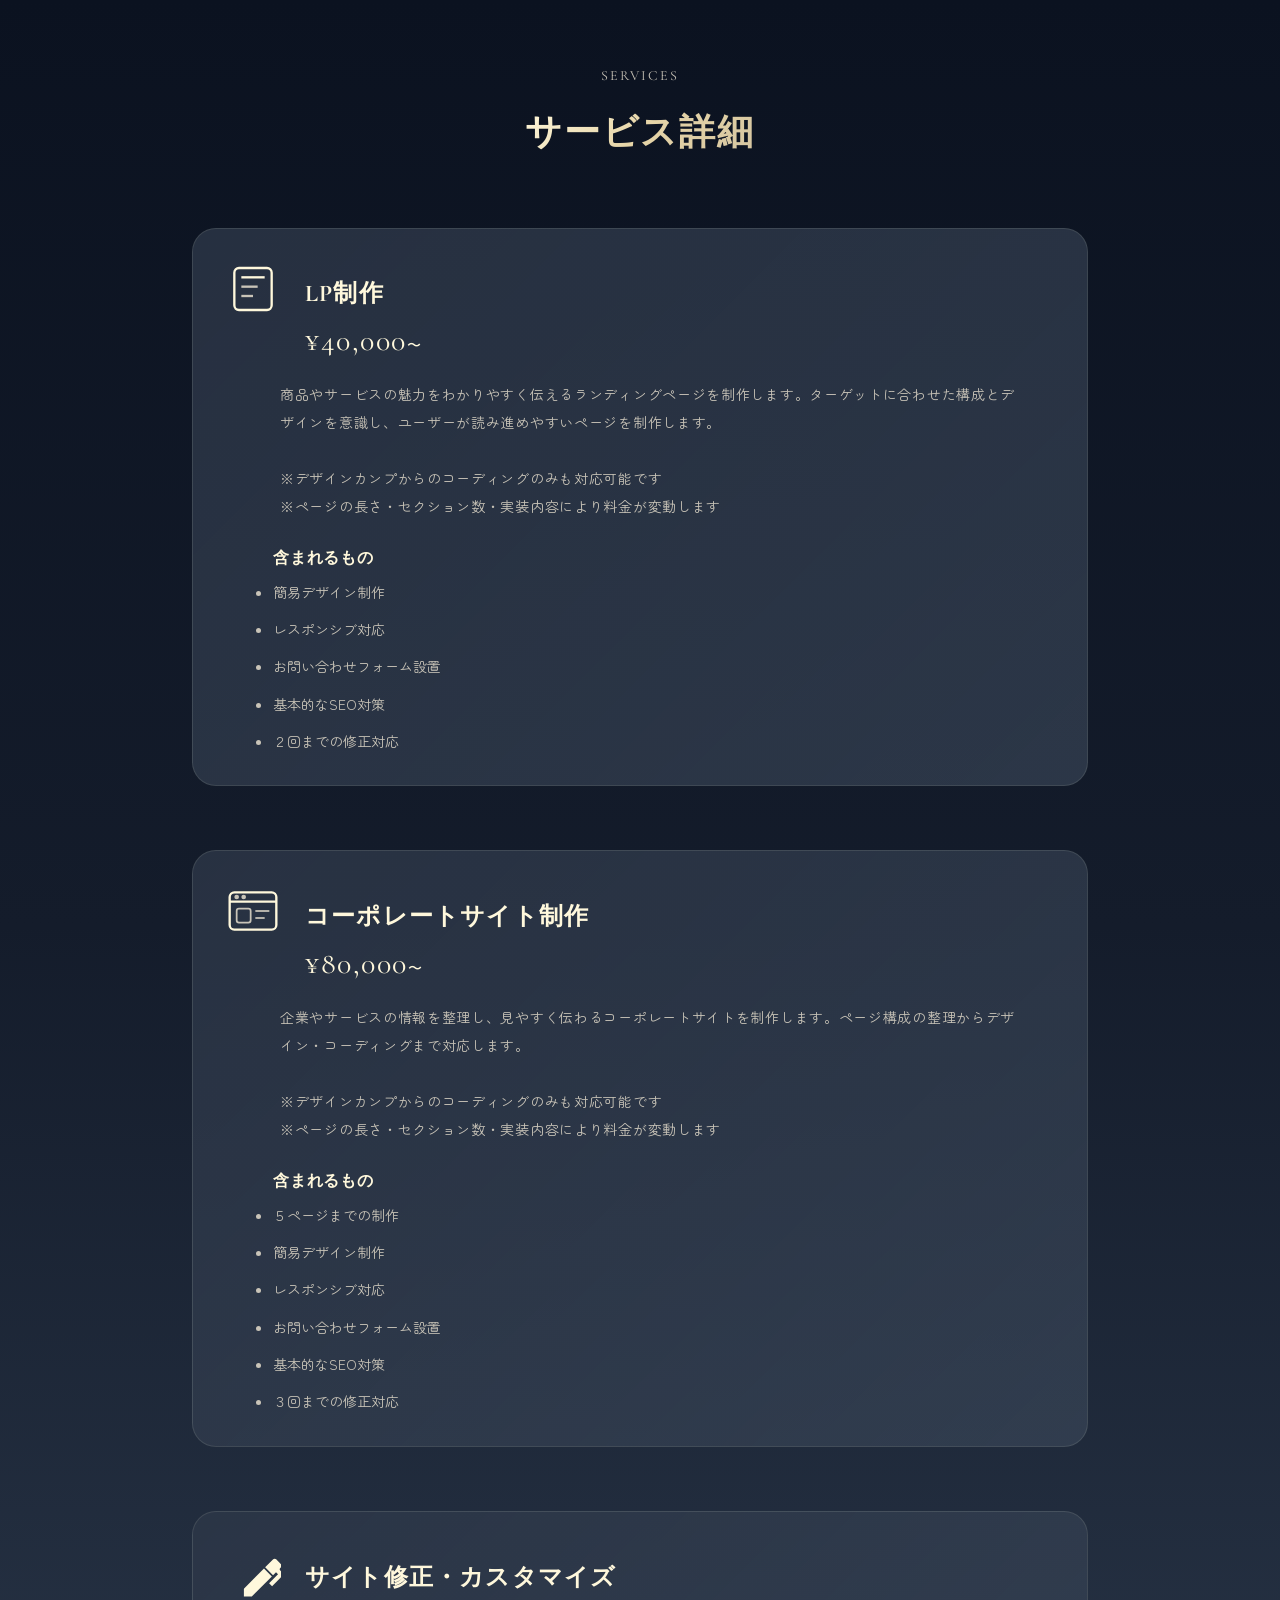
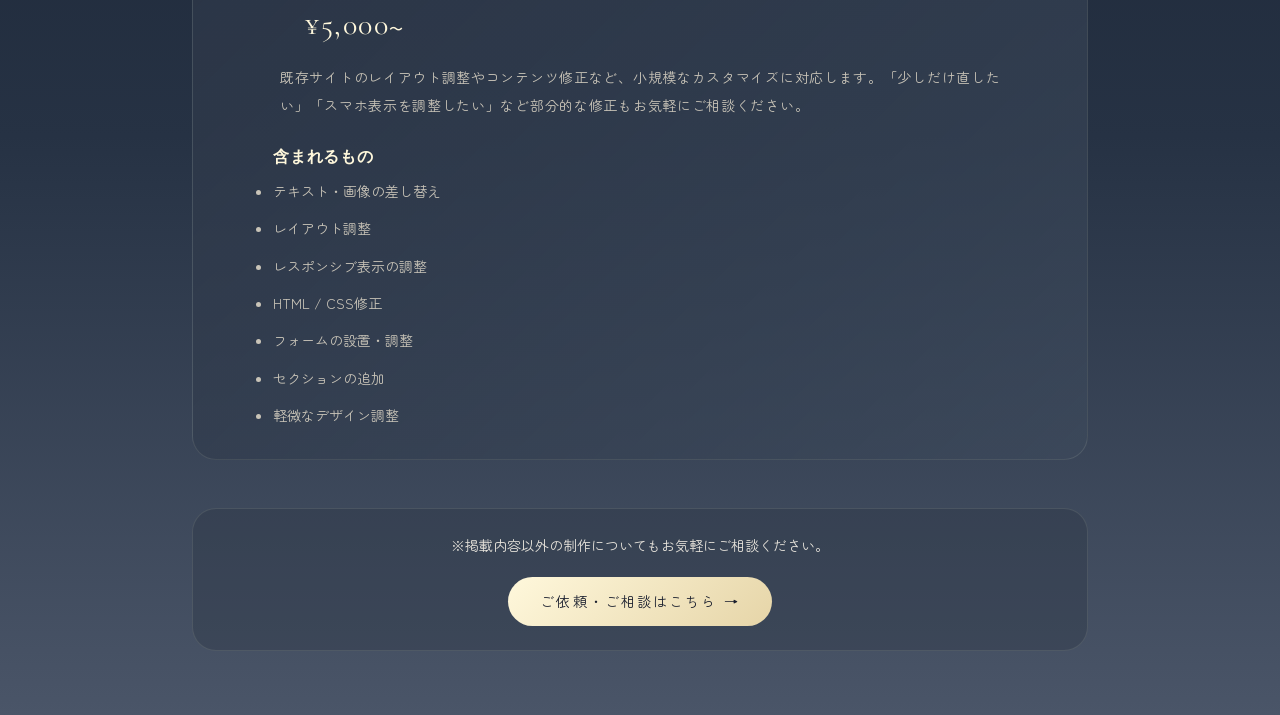
<file: service.html>
<!DOCTYPE html>
<html lang="ja">
<head>
  <!-- 共通CSS -->
  <meta charset="UTF-8">
  <meta name="viewport" content="width=device-width, initial-scale=1.0">
  <link rel="icon" href="img/icon.jpeg">
  <title>サービス詳細 | Moonlight Web Studio</title>
  <link rel="preconnect" href="https://fonts.googleapis.com">
  <link rel="preconnect" href="https://fonts.gstatic.com" crossorigin>
  <link
    href="https://fonts.googleapis.com/css2?family=Zen+Maru+Gothic:wght@300;400;500;700&amp;family=Cormorant+Garamond:wght@300;400;500&amp;display=swap"
    rel="stylesheet">
  <link rel="stylesheet" href="css/style.css">
  <link rel="stylesheet" href="css/service.css">
</head>

<body>
  <main class="service-page">
    <section class="service-content">
      <div class="service-content__inner">
        
        <!-- ページタイトル -->
        <div class="section-title">
          <p class="section-title__en font-display">SERVICES</p>
          <h1 class="section-title__ja gradient-text">サービス詳細</h1>
        </div>

        <!-- サービス一覧 -->
        <div class="service-list">

          <!-- サービス：LP制作 -->
          <article class="service-card">
            <div class="service-card__head">
              <svg width="56" height="56" viewBox="0 0 48 48" fill="none">
                <rect x="8" y="6" width="32" height="36" rx="4" stroke="#fff8dc" stroke-width="2" />
                <line x1="14" y1="14" x2="34" y2="14" stroke="#fff8dc" stroke-width="2" />
                <line x1="14" y1="22" x2="28" y2="22" stroke="#c9c4b8" stroke-width="2" />
                <line x1="14" y1="30" x2="24" y2="30" stroke="#c9c4b8" stroke-width="2" />
              </svg>

              <div class="service-card__title">
                <h2 class="font-display">LP制作</h2>
                <p class="service-card__price font-display">¥40,000<span>〜</span></p>
              </div>
            </div>

            <p class="service-card__description">
              商品やサービスの魅力をわかりやすく伝えるランディングページを制作します。ターゲットに合わせた構成とデザインを意識し、ユーザーが読み進めやすいページを制作します。<br><br>
              ※デザインカンプからのコーディングのみも対応可能です<br>
              ※ページの長さ・セクション数・実装内容により料金が変動します
            </p>

            <div class="service-card__features">
              <h3 class="font-display">含まれるもの</h3>
              <ul>
                <li>簡易デザイン制作</li>
                <li>レスポンシブ対応</li>
                <li>お問い合わせフォーム設置</li>
                <li>基本的なSEO対策</li>
                <li>２回までの修正対応</li>
              </ul>
            </div>
          </article>

          <!-- サービス：コーポレート -->
          <article class="service-card">
            <div class="service-card__head">
              <svg class="service-card__icon" width="56" height="56" viewBox="0 0 48 48" fill="none">
                <rect x="4" y="8" width="40" height="32" rx="4" stroke="#fff8dc" stroke-width="2" />
                <line x1="4" y1="16" x2="44" y2="16" stroke="#fff8dc" stroke-width="2" />
                <circle cx="10" cy="12" r="2" fill="#c9c4b8" />
                <circle cx="16" cy="12" r="2" fill="#c9c4b8" />
                <rect x="10" y="22" width="12" height="12" rx="2" stroke="#c9c4b8" stroke-width="1.5" />
                <line x1="26" y1="24" x2="38" y2="24" stroke="#c9c4b8" stroke-width="1.5" />
                <line x1="26" y1="30" x2="34" y2="30" stroke="#c9c4b8" stroke-width="1.5" />
              </svg>

              <div class="service-card__title">
                <h2 class="font-display">コーポレートサイト制作</h2>
                <p class="service-card__price font-display">¥80,000<span>〜</span></p>
              </div>
            </div>

            <p class="service-card__description">
              企業やサービスの情報を整理し、見やすく伝わるコーポレートサイトを制作します。ページ構成の整理からデザイン・コーディングまで対応します。<br><br>
              ※デザインカンプからのコーディングのみも対応可能です<br>
              ※ページの長さ・セクション数・実装内容により料金が変動します
            </p>

            <div class="service-card__features">
              <h3 class="font-display">含まれるもの</h3>
              <ul>
                <li>５ページまでの制作</li>
                <li>簡易デザイン制作</li>
                <li>レスポンシブ対応</li>
                <li>お問い合わせフォーム設置</li>
                <li>基本的なSEO対策</li>
                <li>３回までの修正対応</li>
              </ul>
            </div>
          </article>

          <!-- サービス：修正 -->
          <article class="service-card">
            <div class="service-card__head">
              <svg class="service-card__icon" width="56" height="56" viewBox="0 0 48 48" fill="none"
                xmlns="http://www.w3.org/2000/svg">
                <g transform="scale(1.8) translate(6 4)">
                  <path fill="#fff8dc"
                    d="M20.71 7.04c-.34.34-.67.67-.68 1c-.03.32.31.65.63.96c.48.5.95.95.93 1.44s-.53 1-1.04 1.5l-4.13 4.14L15 14.66l4.25-4.24l-.96-.96l-1.42 1.41l-3.75-3.75l3.84-3.83c.39-.39 1.04-.39 1.41 0l2.34 2.34c.39.37.39 1.02 0 1.41M3 17.25l9.56-9.57l3.75 3.75L6.75 21H3z" />
                </g>
              </svg>
          
              <div class="service-card__title">
                <h2 class="font-display">サイト修正・カスタマイズ</h2>
                <p class="service-card__price font-display">¥5,000<span>〜</span></p>
              </div>
            </div>
          
            <p class="service-card__description">
              既存サイトのレイアウト調整やコンテンツ修正など、小規模なカスタマイズに対応します。「少しだけ直したい」「スマホ表示を調整したい」など部分的な修正もお気軽にご相談ください。
            </p>
          
            <div class="service-card__features">
              <h3 class="font-display">含まれるもの</h3>
              <ul>
                <li>テキスト・画像の差し替え</li>
                <li>レイアウト調整</li>
                <li>レスポンシブ表示の調整</li>
                <li>HTML / CSS修正</li>
                <li>フォームの設置・調整</li>
                <li>セクションの追加</li>
                <li>軽微なデザイン調整</li>
              </ul>
            </div>
          </article>

        </div>

        <!-- CTA -->
        <div class="works-note">
          <p>
            ※掲載内容以外の制作についてもお気軽にご相談ください。
          </p>
          <a href="contact.html" class="btn-primary">ご依頼・ご相談はこちら →</a>
        </div>

      </div>
    </section>

  </main>
</body>

</html>
</file>
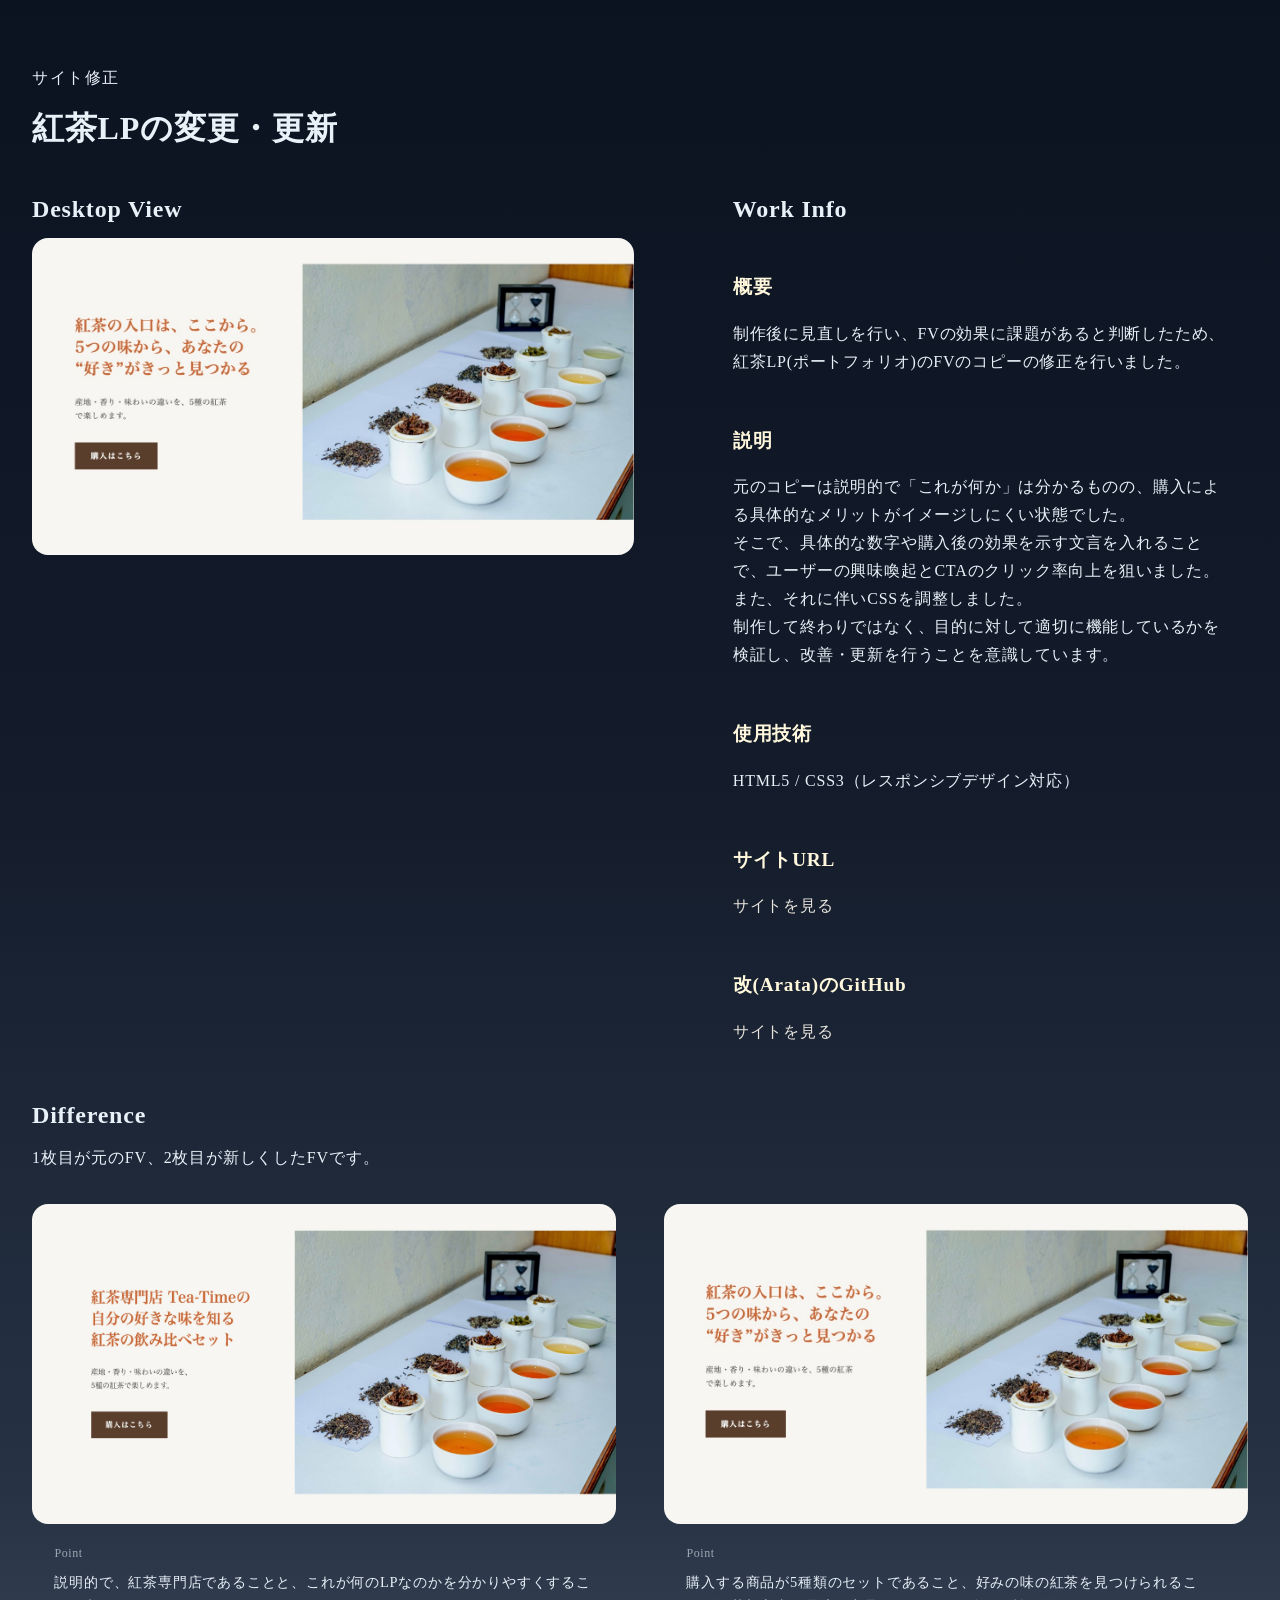
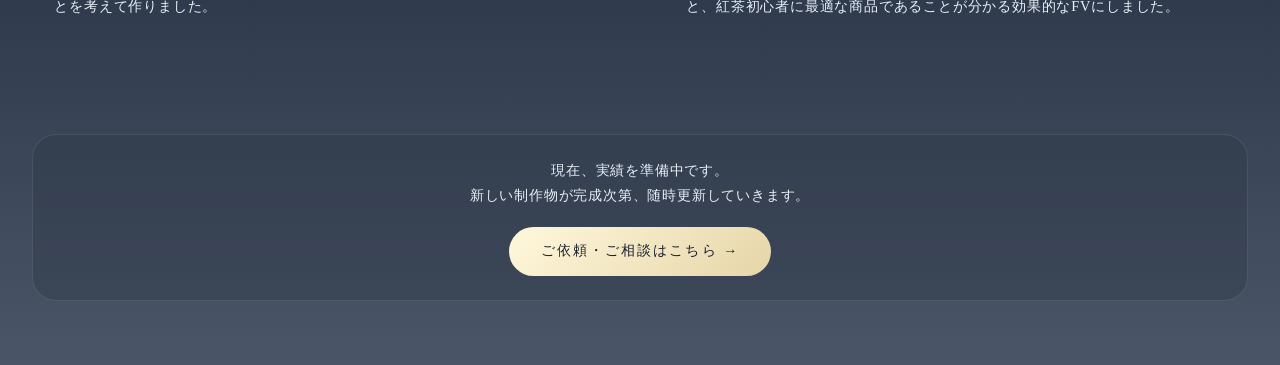
<file: tea-lp-modify.html>
<!DOCTYPE html>
<html lang="ja">
<head>
  <meta charset="UTF-8">
  <meta name="viewport" content="width=device-width, initial-scale=1.0">
  <link rel="icon" href="img/icon.jpeg">
  <title>紅茶LPの変更・更新 詳細 | Moonlight Web Studio</title>
  <link rel="preconnect" href="https://fonts.googleapis.com">
  <link rel="preconnect" href="https://fonts.gstatic.com" crossorigin>
  <link
    href="https://fonts.googleapis.com/css2?family=Zen+Maru+Gothic:wght@300;400;500;700&amp;family=Cormorant+Garamond:wght@300;400;500&amp;display=swap"
    rel="stylesheet">
  <link rel="stylesheet" href="css/style.css">
  <link rel="stylesheet" href="css/work.css">
</head>

<body>
  <header>
    <p class="work-category">サイト修正</p>
    <h1 class="work-title">紅茶LPの変更・更新</h1>
  </header>

  <main>
    <article>
      <div class="top">
        <div class="desktop-view">
          <h2>Desktop View</h2>
          <figure class="top-img">
            <img src="img/tea-lp(n1).jpeg" alt="紅茶LPのスクリーンショット">
          </figure>
        </div>

        <div class="top-text">
          <h2>Work Info</h2>

          <dl class="work-meta">
            <div>
              <dt>概要</dt>
              <dd>制作後に見直しを行い、FVの効果に課題があると判断したため、紅茶LP(ポートフォリオ)のFVのコピーの修正を行いました。</dd>
            </div>

            <div>
              <dt>説明</dt>
              <dd>
                元のコピーは説明的で「これが何か」は分かるものの、購入による具体的なメリットがイメージしにくい状態でした。<br>
                そこで、具体的な数字や購入後の効果を示す文言を入れることで、ユーザーの興味喚起とCTAのクリック率向上を狙いました。<br>
                また、それに伴いCSSを調整しました。<br>
                制作して終わりではなく、目的に対して適切に機能しているかを検証し、改善・更新を行うことを意識しています。</dd>
            </div>

            <div>
              <dt>使用技術</dt>
              <dd>HTML5 / CSS3（レスポンシブデザイン対応） </dd>
            </div>


            <div>
              <dt>サイトURL</dt>
              <dd>
                <a href="https://arata-moonlux.github.io/tea-lp/" target="_blank">サイトを見る</a>
              </dd>
            </div>

            <div>
              <dt>改(Arata)のGitHub</dt>
              <dd>
                <a href="https://github.com/arata-moonlux" target="_blank">サイトを見る</a>
              </dd>
            </div>
          </dl>
        </div>
      </div>

      <div class="key-section">
        <h2>Difference</h2>
        <p class="description">1枚目が元のFV、2枚目が新しくしたFVです。</p>
        <div class="difference">
          <figure>
            <img src="img/tea-lp(1).jpeg" alt="紅茶飲み比べLPのFV">
            <figcaption>
              説明的で、紅茶専門店であることと、これが何のLPなのかを分かりやすくすることを考えて作りました。
            </figcaption>
          </figure>
      
          <figure>
            <img src="img/tea-lp(n1).jpeg" alt="紅茶飲み比べLPの新しいFV">
            <figcaption>
              購入する商品が5種類のセットであること、好みの味の紅茶を見つけられること、紅茶初心者に最適な商品であることが分かる効果的なFVにしました。
            </figcaption>
          </figure>
        </div>
      </div>


    <div class="works-note">
      <p>
        現在、実績を準備中です。<br>
        新しい制作物が完成次第、随時更新していきます。
      </p>
      <a href="contact.html" class="btn-primary">ご依頼・ご相談はこちら →</a>
    </div>
  </main>
</body>
</file>
<file: css/style.css>
@charset "UTF-8";

*,
*::before,
*::after {
  padding: 0;
  margin: 0;
  box-sizing: border-box;
}

body {
  font-family: "Zen Maru Gothic", sans-serif;
  line-height: 1.75;
  min-height: 100vh;
  color: #e8e4dc;
  background: linear-gradient(
    180deg,
    #0b1220 0%,
    #141c2b 40%,
    #263244 75%,
    #4a5568 100%
  );
}
.top-main {
  padding-top: 60px;
}

img {
  max-width: 100%;
  vertical-align: bottom;
}
a { 
  text-decoration: none;
  color:  #e8e4dc;
}

.wrapper-wide {
  max-width: 75rem;
  margin: 0 auto;
  padding: 0 20px;
  text-align: center;
}
.wrapper {
  max-width: 64rem;
  margin: 0 auto;
  padding: 0 20px;
  text-align: center;
}
.wrapper-narrow {
  max-width: 56rem;
  margin: 0 auto;
  padding: 0 20px;
}

/* ==========================
  Font
=========================== */
.font-display { 
  font-family: "Cormorant Garamond", serif;
  letter-spacing: 0.05em;
}
.gradient-text { 
  font-family: "Cormorant Garamond", serif;
  background: linear-gradient(
    135deg,
    #fff8dc 0%,
    #e6d5a8 50%,
    #d4c4a0 100%
  );
  -webkit-background-clip: text;
  -webkit-text-fill-color: transparent;
  background-clip: text;
  display: inline-block;
}


.section {
  padding: 5.5rem 0;
  background: linear-gradient(
    180deg,
    #0f1624 0%,
    #1a2233 30%,
    #2a3447 70%,
    #4a5568 100%
  );
  color: #e8e4dc;
}
@media (min-width: 768px) {
  .section {
    padding: 10rem 0;
  }
}

/* ========================
  btn
========================= */
.btn-primary {
  display: inline-block;
  padding: 0.75rem 2rem;
  border-radius: 999px;
  font-size: 0.875rem;
  letter-spacing: 0.15em;
  text-align: center;
  text-decoration: none;
  color: #1a1f2e;
  background: linear-gradient(135deg, #fff8dc 0%, #e6d5a8 100%);
  transition: opacity 0.3s ease;
}

.btn-primary:hover {
  animation: bounce 3s infinite;
}

.btn-secondary {
  display: inline-block;
  padding: 0.75rem 2rem;
  border-radius: 999px;
  font-size: 0.875rem;
  letter-spacing: 0.15em;
  text-align: center;
  text-decoration: none;
  color: #1a1f2e;
  background: linear-gradient(135deg, #fff8dc 0%,#bfbda3 100%);
  transition: opacity 0.3s ease;
}
.btn-secondary:hover {
  animation: glow 4s ease-in-out infinite;
}

.btn-tertiary {
  display: inline-block;
  padding: 0.75rem 2rem;
  border-radius: 999px;
  font-size: 0.875rem;
  letter-spacing: 0.15em;
  text-align: center;
  text-decoration: none;
  color: #1a1f2e;
  background: linear-gradient(135deg, #fff8dc 0%,#bfbda3 100%);
  transition: opacity 0.3s ease;
}

.btn__more {
  text-align: center;
}

.works-note {
  margin-top: 3rem;
  padding: 1.5rem;
  text-align: center;
  background: rgba(45,55,72,0.4);
  border: 1px solid rgba(255,248,220,0.1);
  border-radius: 1.5rem;
}
.works-note p {
  max-width: 13.8rem;
  font-size: 0.875rem;
  padding-bottom: 1.2rem;
  margin: auto;
}
@media (min-width: 768px) {
  .works-note p {
    max-width: 100%;
  }
}
/* =========================
  section-title
========================= */
.section-title {
  text-align: center; 
  padding-bottom: 3rem;
}

.section-title__en {
  font-size: 0.875rem;
  letter-spacing: 0.15em;
  padding-bottom: 0.5rem;
  color: #c9c4b8;
}

.section-title__ja {
  font-size: 1.875rem;
  letter-spacing: 0.05em;
}

@media (min-width: 768px) {
  .section-title {
    padding-bottom: 4rem;
  }
  .section-title__en {
    padding-bottom: 0.75rem;
  }
  .section-title__ja {
    font-size: 2.25rem;
  }
}

/* ===========================
  FV SVG
=========================== */
@keyframes twinkle {
  0%, 100% {
    opacity: 0.6;
  }
  50% {
    opacity: 1;
  }
}

@keyframes glow {
  0%, 100% {
    filter: drop-shadow(0 0 10px rgba(255, 248, 220, 0.4));
  }
  50% {
    filter: drop-shadow(0 0 20px rgba(255, 248, 220, 0.7));
  }
}

.animate-twinkle {
  animation: twinkle 2s infinite;
}

.animate-glow {
  animation: glow 4s ease-in-out infinite;
}

.star {
  position: absolute;
  width: 3px;
  height: 3px;
  background: #fff8dc;
  border-radius: 50%;
}

/* ===============================
  Desktop Nav
================================= */

.desktop-nav {
  display: flex;
  gap: 2rem;
  font-size: 0.875rem;
  letter-spacing: 0.05em;
}

.nav-link {
  position: relative;
  color: #c9c4b8;
  text-decoration: none;
  transition: color 0.3s;
}

.nav-link:hover {
  color: #ffffff;
}

.nav-link::after {
  content: '';
  position: absolute;
  bottom: -4px;
  left: 0;
  width: 0;
  height: 1px;
  background: linear-gradient(90deg, transparent, #fff8dc, transparent);
  transition: width 0.3s ease;
}

.nav-link:hover::after {
  width: 100%;
}
/* ===========================
  Humburger Menu
=========================== */
.hamburger {
  width: 28px;
  height: 20px;
  position: relative;
  cursor: pointer;
  display: none;
}

.hamburger span {
  position: absolute;
  width: 100%;
  height: 2px;
  background: #fff8dc;
  transition: all 0.3s;
}

.hamburger span:nth-child(1) {
  top: 0;
}

.hamburger span:nth-child(2) {
  top: 9px;
}

.hamburger span:nth-child(3) {
  top: 18px;
}

.hamburger.open span:nth-child(1) {
  top: 9px;
  transform: rotate(45deg);
}

.hamburger.open span:nth-child(2) {
  opacity: 0;
}

.hamburger.open span:nth-child(3) {
  top: 9px;
  transform: rotate(-45deg);
}

@media (max-width: 767px) {
  .hamburger {
    display: block;
  }

  .desktop-nav {
    display: none !important;
  }
}

@media (min-width: 768px) {
  .hamburger {
    display: none !important;
  }
}

/* ===============================
  Mobile Overlay
================================= */
.mobile-overlay {
  position: fixed;
  top: 0;
  left: 0;
  width: 100%;
  height: 100%;
  background: #141c2b;
  opacity: 0;
  visibility: hidden;
  transition: opacity 0.4s, visibility 0.4s;
  z-index: 55;
}

.mobile-overlay.open {
  opacity: 1;
  visibility: visible;
}

/* ===============================
  Mobile Menu
================================= */
.mobile-menu {
  position: fixed;
  top: 0;
  right: -100%;
  width: 14rem;
  height: 100%;
  background-color: #1a2233;
  transition: right 0.4s cubic-bezier(0.4, 0, 0.2, 1);
  z-index: 60;
}

.mobile-menu.open {
  right: 0;
}
.mobile-menu__inner {
  padding: 24px;
  height: 100%;
  display: flex;
  flex-direction: column;
}

.mobile-menu__close {
  display: flex;
  justify-content: flex-end;
  margin-bottom: 32px;
}

.mobile-menu__close-btn {
  background: none;
  border: none;
  cursor: pointer;
}

.mobile-nav {
  display: flex;
  flex-direction: column;
  gap: 32px;
}

.mobile-nav__link {
  font-size: 24px;
  letter-spacing: 0.1em;
  color: #fff8dc;
  text-decoration: none;
}

.mobile-menu__footer {
  margin-top: auto;
  padding-top: 32px;
  border-top: 1px solid rgba(255, 248, 220, 0.1);
}

.mobile-menu__studio {
  font-size: 12px;
  letter-spacing: 0.2em;
  color: #c9c4b8;
}



/* ============================
  header
============================ */
.header {
  position: fixed;
  top: 0;
  left: 0;
  right: 0;
  z-index: 50;
  background: rgba(26, 31, 46, 0.9);
}

.header__inner {
  max-width: 72rem;
  margin: 0 auto;
  padding: 16px 24px;
  display: flex;
  justify-content: space-between;
  align-items: center;
}

.logo {
  font-size: 20px;
  letter-spacing: 0.1em;
  color: #fff8dc;
  text-decoration: none;
}

/* ===========================
  Hero Section 全体
=========================== */
.hero-section {
  position: relative;
  display: flex;
  align-items: center;
  justify-content: center;
  overflow: hidden;
  padding: 10rem 0 9rem;
  background: linear-gradient(
    180deg,
    #0b1220 0%,
    #141c2b 40%,
    #263244 75%,
    #4a5568 100%
  );
}

.hero-section__stars {
  position: absolute;
  inset: 0;
  pointer-events: none;
}
.hero-section__moon {
  position: absolute;
  top: 5%;
  right: 10%;
}

/* ===========================
  Hero Section 文章
=========================== */
.hero {
  position: relative;
  z-index: 10;
  text-align: center;
}
.hero-title {
  font-size: 3rem;
  font-weight: normal;
  letter-spacing: 0.1em;
  padding-bottom: 0.4rem;
}

.hero-catchphrase {
  max-width: 15rem;
  margin: auto;
  font-size: 1.1rem;
  font-weight: 300;
  letter-spacing: 0.1em;
  padding-bottom: 1.4rem;
  color: #d4cfc3;
}

.hero-text {
  max-width: 13rem;
  margin: auto;
  font-size: 0.9rem;
  font-weight: 300;
  letter-spacing: 0.05em;
  padding-bottom: 1rem;
  color: #d4cfc3;
}

@media (min-width: 768px) {
  .hero-section {
    padding: 14rem 0;
  }
  .hero-section__moon {
    top: 12%;
    right: 10%;
  }
  .hero-title {
    font-size: 4.5rem;
    padding-bottom: 1.5rem;
  }
  .hero-catchphrase {
    max-width: 100%;
    font-size: 1.3rem;
    letter-spacing: 0.05em;
  }
  .hero-text {
    max-width: 100%;
    font-size: 1.1rem;
  }
}

/* ===========================
   FV 川
=========================== */

.hero-river {
  position: absolute;
  bottom: 0;
  left: 0;
  right: 0;
  height: 8rem;
  overflow: hidden;
}

.hero-wave {
  width: 100%;
  height: 100%;
  display: block;
}



/* ============================
   FV Scroll
============================ */
.scroll-indicator {
  position: absolute;
  bottom: -30%;
  left: 48%;
  display: flex;
  flex-direction: column;
  font-size: 0.8rem;
  letter-spacing: 0.15em;
  color: #fff8dc;
  transform: translateZ(0);
  animation: bounce 2.5s infinite;
}
.scroll-indicator span {
  position: relative;
  left: -25%;
}
.scroll-indicator svg {
  margin-top: 6px;
}


@keyframes bounce {
  0%, 100% { transform: translateY(0); }
  50% { transform: translateY(8px); }
}


@media (min-width: 768px) {
  .scroll-indicator {
    bottom: -40%;
  }
}


/* =========================
  service カード一覧 
========================= */
.service-cards {
  display: grid;
  gap: 2rem;
  padding-bottom: 3rem;
}

@media (min-width: 768px) {
  .service-cards {
    grid-template-columns: repeat(3, 1fr);
  }
}


/* ============================
   service サービスカード 
============================= */
.service-card {
  padding: 2rem;
  border-radius: 1.5rem;
  background: linear-gradient(
    135deg,
    rgba(45, 55, 72, 0.8),
    rgba(61, 74, 92, 0.6)
  );
  border: 1px solid rgba(255, 248, 220, 0.1);
}

.service-card__icon {
  margin-bottom: 1.5rem;
}

.service-card__title {
  font-size: 1.25rem;
  margin-bottom: 0.75rem;
  color: #fff8dc;
}

.service-card__description {
  max-width: 15rem;
  margin: auto;
  font-size: 0.875rem;
  line-height: 2;
  margin-bottom: 1rem;
  color: #c9c4b8;
}

.service-card__price {
  font-size: 1.5rem;
  color: #fff8dc;
}

.service-card__price span {
  font-size: 0.875rem;
}

@media (min-width: 768px) {
  .service-card__description {
    max-width: 100%; 
  }
}

/* =========================
   制作フロー・ステップ一覧
========================= */
.flow-list {
  display: flex;
  flex-direction: column;
  max-width: 48rem;
  gap: 1.4rem;
}

.flow-step {
  display: flex;
  align-items: flex-start;
  gap: 2rem;
}

 @media (min-width: 768px) {
  .flow-list {
    gap: 2.4rem;
  }
 }
/* =========================
   制作フロー・番号丸
========================= */
.flow-step-number {
  flex-shrink: 0;
  width: 4rem;
  height: 4rem;
  border-radius: 50%;
  display: flex;
  align-items: center;
  justify-content: center;
  background: linear-gradient(135deg, #fff8dc 0%, #e6d5a8 100%);
}

.flow-step-number span {
  font-size: 1.25rem;
  color: #1a1f2e;
}

/* =========================
   制作フロー・テキスト
========================= */
.flow-step-content {
  padding-bottom: 0.75rem;
}

.flow-step-content h3 {
  font-size: 1.25rem;
  padding-bottom: 0.5rem;
  color: #fff8dc;
}

.flow-step-content p {
  max-width: 45rem;
  font-size: 0.875rem;
  line-height: 1.75;
  color: #c9c4b8;
  text-align: justify;
}


/* =======================
　　制作実績・グリッド
======================== */
.top-works-grid {
  display: grid;
  gap: 1.5rem;
  padding-bottom: 3rem;
}

@media (min-width: 768px) {
  .top-works-grid {
    grid-template-columns: repeat(3, 1fr);
  }
}

/* =======================
　　制作実績・カード
======================== */
.top-work-card {
  border-radius: 1rem;
  overflow: hidden;
  background: rgba(45,55,72,0.6);
  border: 1px solid rgba(255,248,220,0.1);
  transition: transform 0.3s ease;
}

.top-work-card:hover {
  transform: translateY(-4px);
}


.top-work {
  aspect-ratio: 16 / 9;
  overflow: hidden;
  background-color: #fff;
}


.top-work img {
  width: 100%;
  height: 100%;
  object-fit: cover;
  object-position: top;
  max-height: none;
}


.top-work-body {
  padding: 1rem;
  letter-spacing: 0.05em;
}

.top-work-category {
  font-size: 0.75rem;
  margin-bottom: 0.25rem;
  color: #c9c4b8;
}

.top-work-title {
  font-size: 0.875rem;
  color: #fff8dc;
}


/* =======================
  About Layout
======================= */
.about-content {
  display: flex;
  align-items: center;
  justify-content: center;
  gap: 3rem;
}


/* =======================
  Avatar
======================= */
.about-avatar {
  flex-shrink: 0;
}

.about-avatar__frame {
  width: 12rem;
  height: 12rem;
  border-radius: 50%;
  display: flex;
  align-items: center;
  justify-content: center;
  background: linear-gradient(
    135deg,
    rgba(255,248,220,0.1) 0%,
    rgba(61,90,128,0.3) 100%
  );
  border: 2px solid rgba(255,248,220,0.3);
}

/* =======================
  About Text
======================= */
.about-content {
  flex-direction: column;
}
.about-text {
  max-width: 80rem;
}
.about-name {
  font-size: 1.5rem;
  padding-bottom: 1rem;
  color: #fff8dc;
}

.about-description {
  font-size: 0.95rem;
  line-height: 2;
  color: #c9c4b8;
  text-align: justify;
}

@media (min-width: 768px) {
  .about-content {
    flex-direction: row;
  }
}
/* ============================
  footer
============================ */
.footer {
  max-width: 100%;
  text-align: center;
  padding: 2rem;
  background: rgba(26, 31, 46, 0.9);
}
.footer .logo {
  font-size: 1.5rem;
  font-weight: normal;
  letter-spacing: 0.1em;
}

/* ============================
    お問い合わせ・全体
============================= */
.contact-box { 
  text-align: center;
}
.contact-action { 
  padding: 24px 0;
}
</file>
<file: css/service.css>
@charset "UTF-8";
/* ===== ページ共通 ===== */
.service-page {
  min-height: 100vh;
  padding: 4rem 1.5rem;
}

.service-content__inner {
  max-width: 56rem;
  margin: 0 auto;
}


/* ===== サービス ===== */

.service-list {
  display: grid;
  gap: 4rem;
}

.service-card {
  border-radius: 1.5rem;
  background: linear-gradient(
    135deg,
    rgba(45,55,72,0.8),
    rgba(61,74,92,0.6)
  );
  border: 1px solid rgba(255,248,220,0.1);
}

.service-card__head {
  display: flex;
  gap: 1.5rem;
}

.service-card__title h2 {
  font-size: 1.5rem;
  padding: 0.8rem 0 0;
}

.service-card__price {
  font-size: 1.875rem;
}

.service-card__description {
  max-width: 50rem;
  font-size: 0.875rem;
  line-height: 2;
  letter-spacing: 0.05em;
}

.service-card__features {
  padding-left: 1rem;
}

.service-card__features h3 {
  font-size: 1rem;
  margin-bottom: 0.5rem;
  color: #fff8dc;
}

.service-card__features ul {
  display: grid;
  gap: 0.8rem;
  font-size: 0.875rem;
  color: #c9c4b8;
}

@media (min-width: 768px) {
  .service-card__description {
    padding: 0 1.5rem 0.5rem 2.5rem;
  }
  .service-card__features {
    padding-left: 3rem;
  }
}
</file>
<file: css/work.css>
@charset "UTF-8";
body {
  font-family: serif;
  color: #e8f0f8;
  min-height: 100vh;
  max-width: 21.5rem;
  margin: 0 auto;
  padding: 2rem 1rem;
  letter-spacing: 0.05em;
}
figure {
  margin: 0;
}

.work-category {
  letter-spacing: 0.1em;
  padding-bottom: 0.01rem;
}
.work-title {
  font-size: 1.7rem;
  margin-bottom: 1rem;
}

h2 {
  padding-bottom: 0.5rem;
}
.description {
  margin-bottom: 1rem;
}
@media (min-width: 768px) {
  body {
    max-width: 82rem;
    padding: 4rem 2rem;
  }
  .description {
    margin-bottom: 2rem;
  }
}
/* ==============================
  Desktop View
============================== */
.top {
  display: flex;
  flex-direction: column;
  padding-bottom: 3rem;
}

.desktop-view {
  padding-bottom: 1.5rem;
}
.desktop-view img {
  display: block;
}
.top-img {
  width:100%;
  max-width: 14rem;
  height: auto;
  margin: auto;
}
.work-meta {
  display: grid;
  gap: 2rem;
}

.work-meta dt {
  font-size: 1.2rem;
  font-weight: 600;
  color: #fff8dc;
  margin-bottom: 0.5rem;
}
.work-meta dd {
  max-width: 28rem;
  margin: 0;
}
.work-meta ul {
  padding-left: 0.5rem;
}
.work-meta li {
    padding-bottom: 0.5rem;
}

@media (min-width: 768px) {
  .work-category {
    padding-bottom: 0.5rem;
  }
  .work-title {
    font-size: 2rem;
    margin-bottom: 2rem;
  }
  .top {
    flex-direction: row;
  }
  .desktop-view {
    width: 55%;
  }
  .top-img {
    width: 90%;
    max-width: 80rem;
    margin: 0;
  }
  .top-text {
    width: 45%;
    padding-left: 2rem;
  }
  .top-text h2 {
    margin-bottom:2rem;
  }
  .work-meta {
    gap: 3rem;
  }
  .work-meta dt {
    margin-bottom: 1rem;
  }
  .work-meta dd {
    max-width: 31rem;
  } 
}

/* ================================
  Key Section
================================ */
.key, .difference {
  display: grid;
  gap: 2rem;
  grid-template-columns: repeat(1,1fr);
}

figure img {
  width:100%;
  display:block;
  border-radius: 1rem;
}

figcaption{
  padding:1.2rem 1.4rem;
  font-size:0.9rem;
  line-height:1.7;
}

figcaption::before{
  content:"Point";
  display:block;
  font-size:0.75rem;
  letter-spacing:0.05em;
  opacity:.6;
  margin-bottom:0.4rem;
}

@media (min-width: 768px) {
  .key-section {
    padding-bottom: 3rem;
  }
  .key {
    grid-template-columns: repeat(2, 1fr);
    gap: 3rem;
  }
  .difference {
    grid-template-columns: repeat(2,1fr);
    gap: 3rem;
  }
  .difference img {
    height: 20rem;
  }
}

/* ================================
  Mobile Design
================================ */
.mobile {
  display: grid;
  gap: 2rem;
  grid-template-columns: repeat(1, 1fr);
}

.mobile img {
  width: 50%;
  margin: auto;
}

@media (min-width: 768px) {
  .mobile {
    grid-template-columns: repeat(2, 1fr);
  }
  .mobile img {
    max-height: 30rem;
    width: auto;
  }
  .mobile figcaption {
    max-width: 32rem;
    margin: auto;
  }
}

/* ===============================
  個別CSS
=============================== */
@media (min-width: 768px) {
  .newt img {
    max-height: 30rem;
    width: auto;
    margin-left: 1rem;
  }
}
</file>
